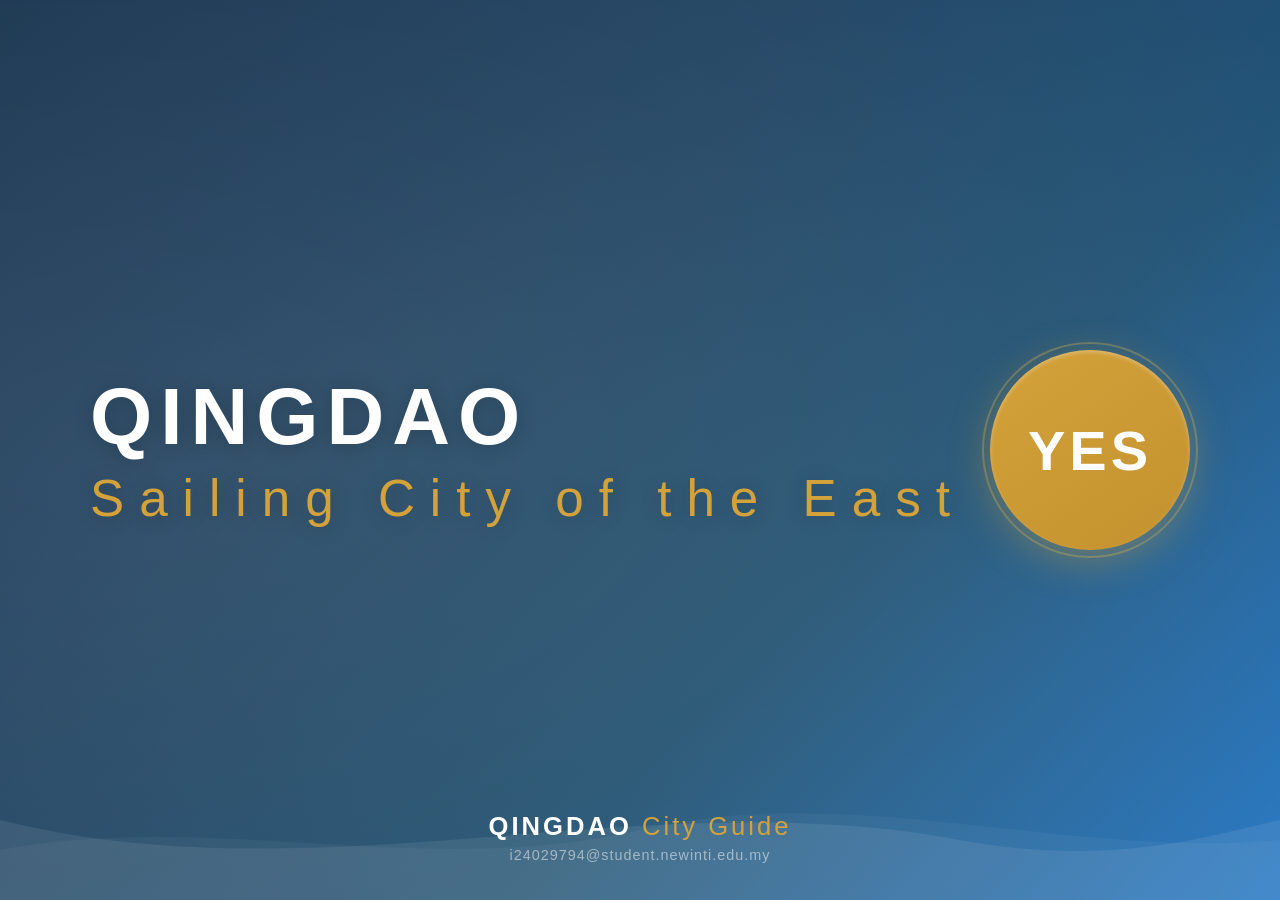
<file: index.html>
<!DOCTYPE html>
<html lang="en">
<head>
<!-- Google tag (gtag.js) -->
<script async src="https://www.googletagmanager.com/gtag/js?id=G-0GVK5HE4HD"></script>
<script>
  window.dataLayer = window.dataLayer || [];
  function gtag(){dataLayer.push(arguments);}
  gtag('js', new Date());

  gtag('config', 'G-0GVK5HE4HD');
</script>
    <meta charset="UTF-8">
    <meta http-equiv="X-UA-Compatible" content="IE=edge">
    <meta name="viewport" content="width=device-width, initial-scale=1.0">
    <title>Qingdao - Welcome</title>
    <link rel="stylesheet" href="./css/style.css">
</head>
<body>
    <div class="welcome-page">
        <div class="welcome-content">
            <div class="welcome-titles">
                <h1>QINGDAO<span>Sailing City of the East</span></h1>
            </div>
            <a href="./home.html" class="welcome-btn">YES</a>
        </div>
        <div class="welcome-waves">
            <svg viewBox="0 0 1440 120" preserveAspectRatio="none">
                <path fill="rgba(255,255,255,0.08)" d="M0,40 C360,120 720,0 1080,60 C1260,90 1380,50 1440,40 L1440,120 L0,120 Z"></path>
                <path fill="rgba(255,255,255,0.04)" d="M0,70 C240,30 480,100 720,50 C960,0 1200,80 1440,60 L1440,120 L0,120 Z"></path>
            </svg>
        </div>
        <div class="welcome-footer">
            <div class="footer-brand"><h3>QINGDAO <em>City Guide</em></h3></div>
            <div class="footer-contact">i24029794@student.newinti.edu.my</div>
        </div>
    </div>
</body>
</html>
</file>
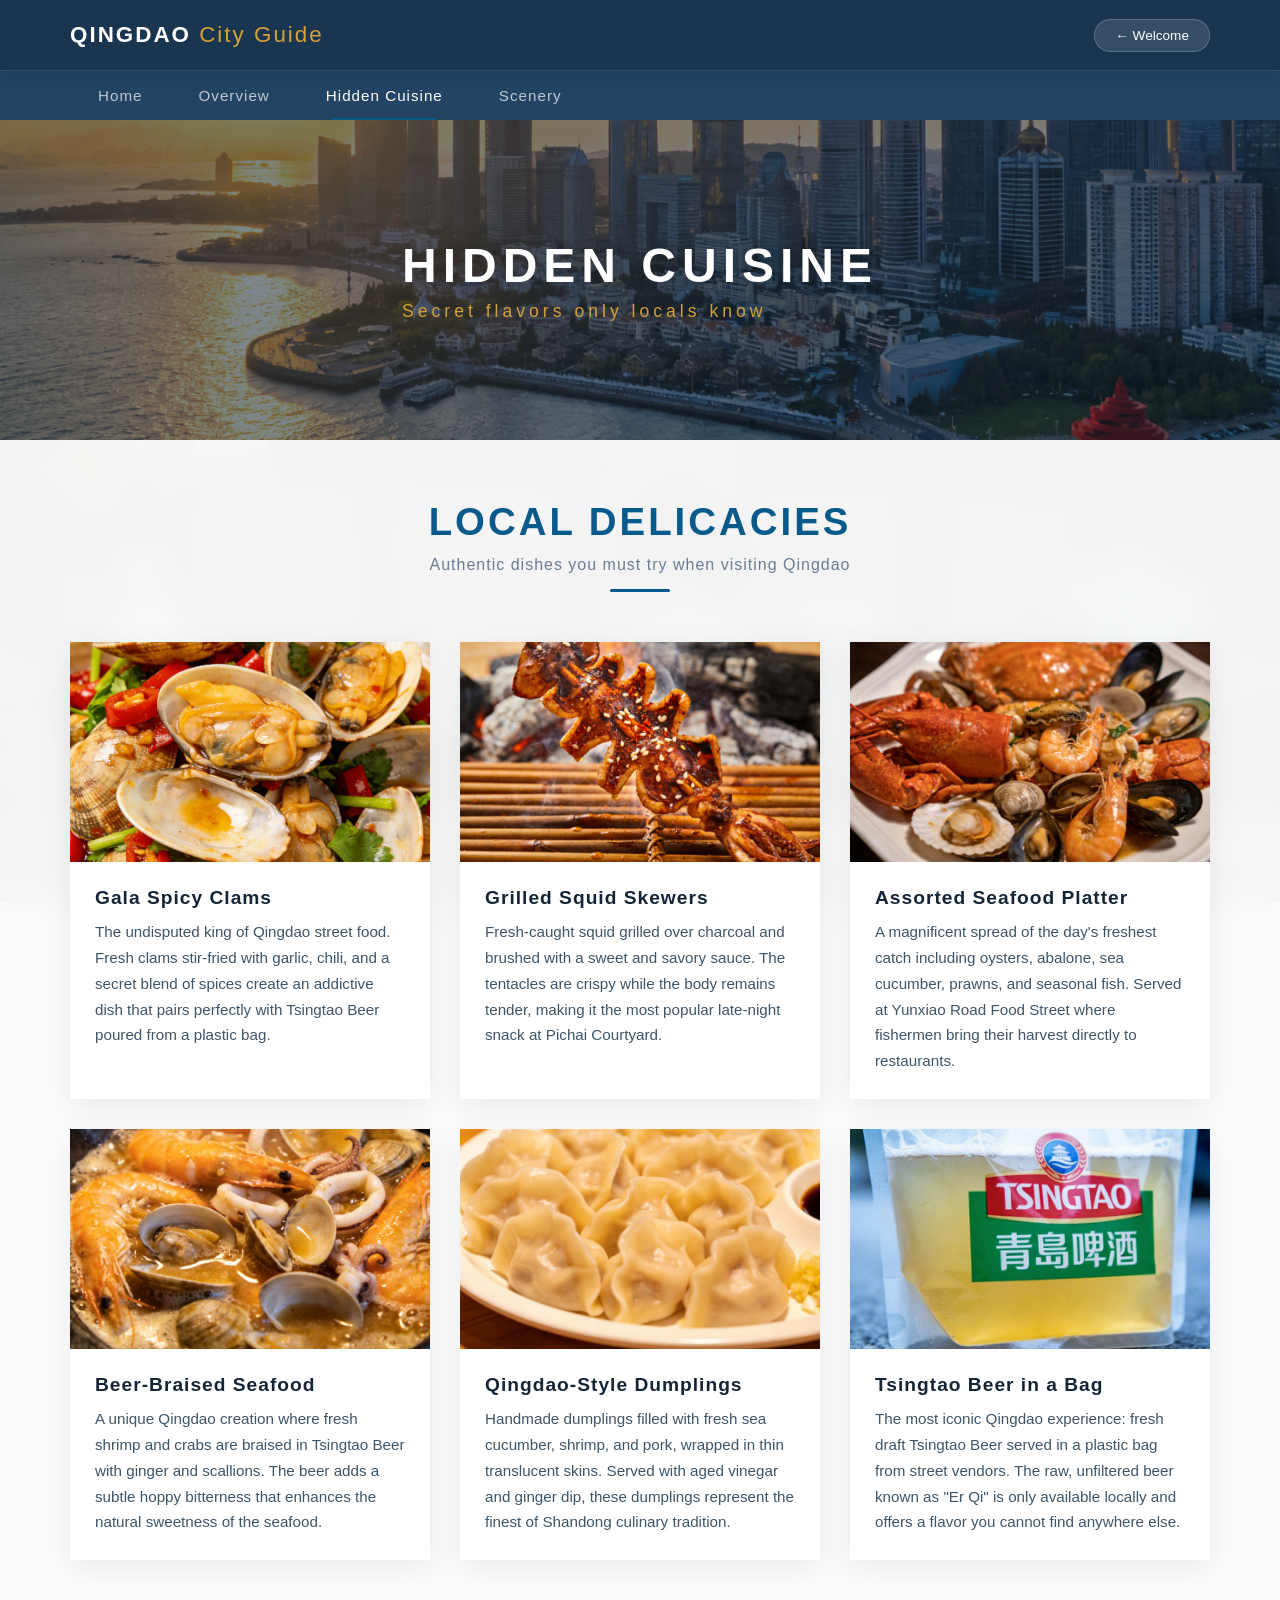
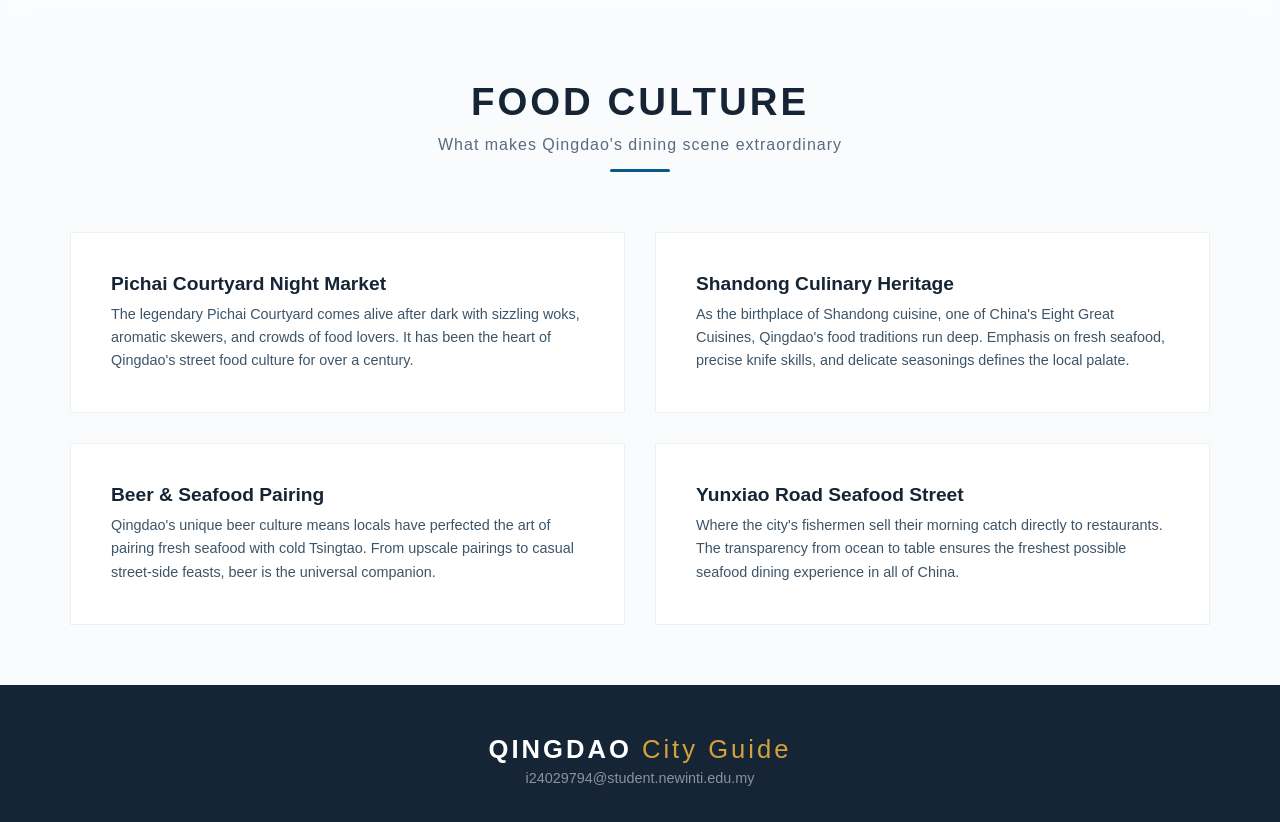
<file: food.html>
<!DOCTYPE html>
<html lang="en">
<head>
    <meta charset="UTF-8">
    <meta http-equiv="X-UA-Compatible" content="IE=edge">
    <meta name="viewport" content="width=device-width, initial-scale=1.0">
    <title>Qingdao - Hidden Cuisine</title>
    <link rel="stylesheet" href="./css/style.css">
</head>
<body>
    <header class="site-header">
        <div class="header-inner">
            <div class="logo-area">
                <h2>QINGDAO <em>City Guide</em></h2>
            </div>
            <a href="./index.html" class="back-home-btn">&#8592; Welcome</a>
        </div>
    </header>
    <nav class="site-nav">
        <div class="nav-inner">
            <a href="./home.html">Home</a>
            <a href="./overview.html">Overview</a>
            <a href="./food.html" class="active">Hidden Cuisine</a>
            <a href="./scenery.html">Scenery</a>
        </div>
    </nav>

    <div class="page-hero">
        <h1>HIDDEN CUISINE<em>Secret flavors only locals know</em></h1>
    </div>

    <section class="section-light">
        <div class="section">
            <div class="section-title section-title-light">
                <h2>Local Delicacies</h2>
                <p>Authentic dishes you must try when visiting Qingdao</p>
                <div class="title-line"></div>
            </div>
            <div class="food-grid">
                <div class="food-card">
                    <div class="food-card-img">
                        <img src="./images/r1.png" alt="Spicy Clams">
                    </div>
                    <div class="food-card-body">
                        <h3>Gala Spicy Clams</h3>
                        <p>The undisputed king of Qingdao street food. Fresh clams stir-fried with garlic, chili, and a secret blend of spices create an addictive dish that pairs perfectly with Tsingtao Beer poured from a plastic bag.</p>
                    </div>
                </div>
                <div class="food-card">
                    <div class="food-card-img">
                        <img src="./images/r2.png" alt="Squid Skewers">
                    </div>
                    <div class="food-card-body">
                        <h3>Grilled Squid Skewers</h3>
                        <p>Fresh-caught squid grilled over charcoal and brushed with a sweet and savory sauce. The tentacles are crispy while the body remains tender, making it the most popular late-night snack at Pichai Courtyard.</p>
                    </div>
                </div>
                <div class="food-card">
                    <div class="food-card-img">
                        <img src="./images/r3.png" alt="Seafood Platter">
                    </div>
                    <div class="food-card-body">
                        <h3>Assorted Seafood Platter</h3>
                        <p>A magnificent spread of the day's freshest catch including oysters, abalone, sea cucumber, prawns, and seasonal fish. Served at Yunxiao Road Food Street where fishermen bring their harvest directly to restaurants.</p>
                    </div>
                </div>
                <div class="food-card">
                    <div class="food-card-img">
                        <img src="./images/r4.png" alt="Roasted Squid">
                    </div>
                    <div class="food-card-body">
                        <h3>Beer-Braised Seafood</h3>
                        <p>A unique Qingdao creation where fresh shrimp and crabs are braised in Tsingtao Beer with ginger and scallions. The beer adds a subtle hoppy bitterness that enhances the natural sweetness of the seafood.</p>
                    </div>
                </div>
                <div class="food-card">
                    <div class="food-card-img">
                        <img src="./images/xia.png" alt="Jiaozi">
                    </div>
                    <div class="food-card-body">
                        <h3>Qingdao-Style Dumplings</h3>
                        <p>Handmade dumplings filled with fresh sea cucumber, shrimp, and pork, wrapped in thin translucent skins. Served with aged vinegar and ginger dip, these dumplings represent the finest of Shandong culinary tradition.</p>
                    </div>
                </div>
                <div class="food-card">
                    <div class="food-card-img">
                        <img src="./images/xuehau.png" alt="Tsingtao Beer">
                    </div>
                    <div class="food-card-body">
                        <h3>Tsingtao Beer in a Bag</h3>
                        <p>The most iconic Qingdao experience: fresh draft Tsingtao Beer served in a plastic bag from street vendors. The raw, unfiltered beer known as "Er Qi" is only available locally and offers a flavor you cannot find anywhere else.</p>
                    </div>
                </div>
            </div>
        </div>
    </section>

    <section class="section-dark">
        <div class="section">
            <div class="section-title">
                <h2>Food Culture</h2>
                <p>What makes Qingdao's dining scene extraordinary</p>
                <div class="title-line"></div>
            </div>
            <div class="food-feature">
                <div class="food-feature-card">
                    <div class="ff-text">
                        <h3>Pichai Courtyard Night Market</h3>
                        <p>The legendary Pichai Courtyard comes alive after dark with sizzling woks, aromatic skewers, and crowds of food lovers. It has been the heart of Qingdao's street food culture for over a century.</p>
                    </div>
                </div>
                <div class="food-feature-card">
                    <div class="ff-text">
                        <h3>Shandong Culinary Heritage</h3>
                        <p>As the birthplace of Shandong cuisine, one of China's Eight Great Cuisines, Qingdao's food traditions run deep. Emphasis on fresh seafood, precise knife skills, and delicate seasonings defines the local palate.</p>
                    </div>
                </div>
                <div class="food-feature-card">
                    <div class="ff-text">
                        <h3>Beer & Seafood Pairing</h3>
                        <p>Qingdao's unique beer culture means locals have perfected the art of pairing fresh seafood with cold Tsingtao. From upscale pairings to casual street-side feasts, beer is the universal companion.</p>
                    </div>
                </div>
                <div class="food-feature-card">
                    <div class="ff-text">
                        <h3>Yunxiao Road Seafood Street</h3>
                        <p>Where the city's fishermen sell their morning catch directly to restaurants. The transparency from ocean to table ensures the freshest possible seafood dining experience in all of China.</p>
                    </div>
                </div>
            </div>
        </div>
    </section>

    <footer class="site-footer">
        <div class="footer-brand">
            <h3>QINGDAO <em>City Guide</em></h3>
        </div>
        <div class="footer-contact">
            i24029794@student.newinti.edu.my
        </div>
    </footer>
</body>
</html>
</file>
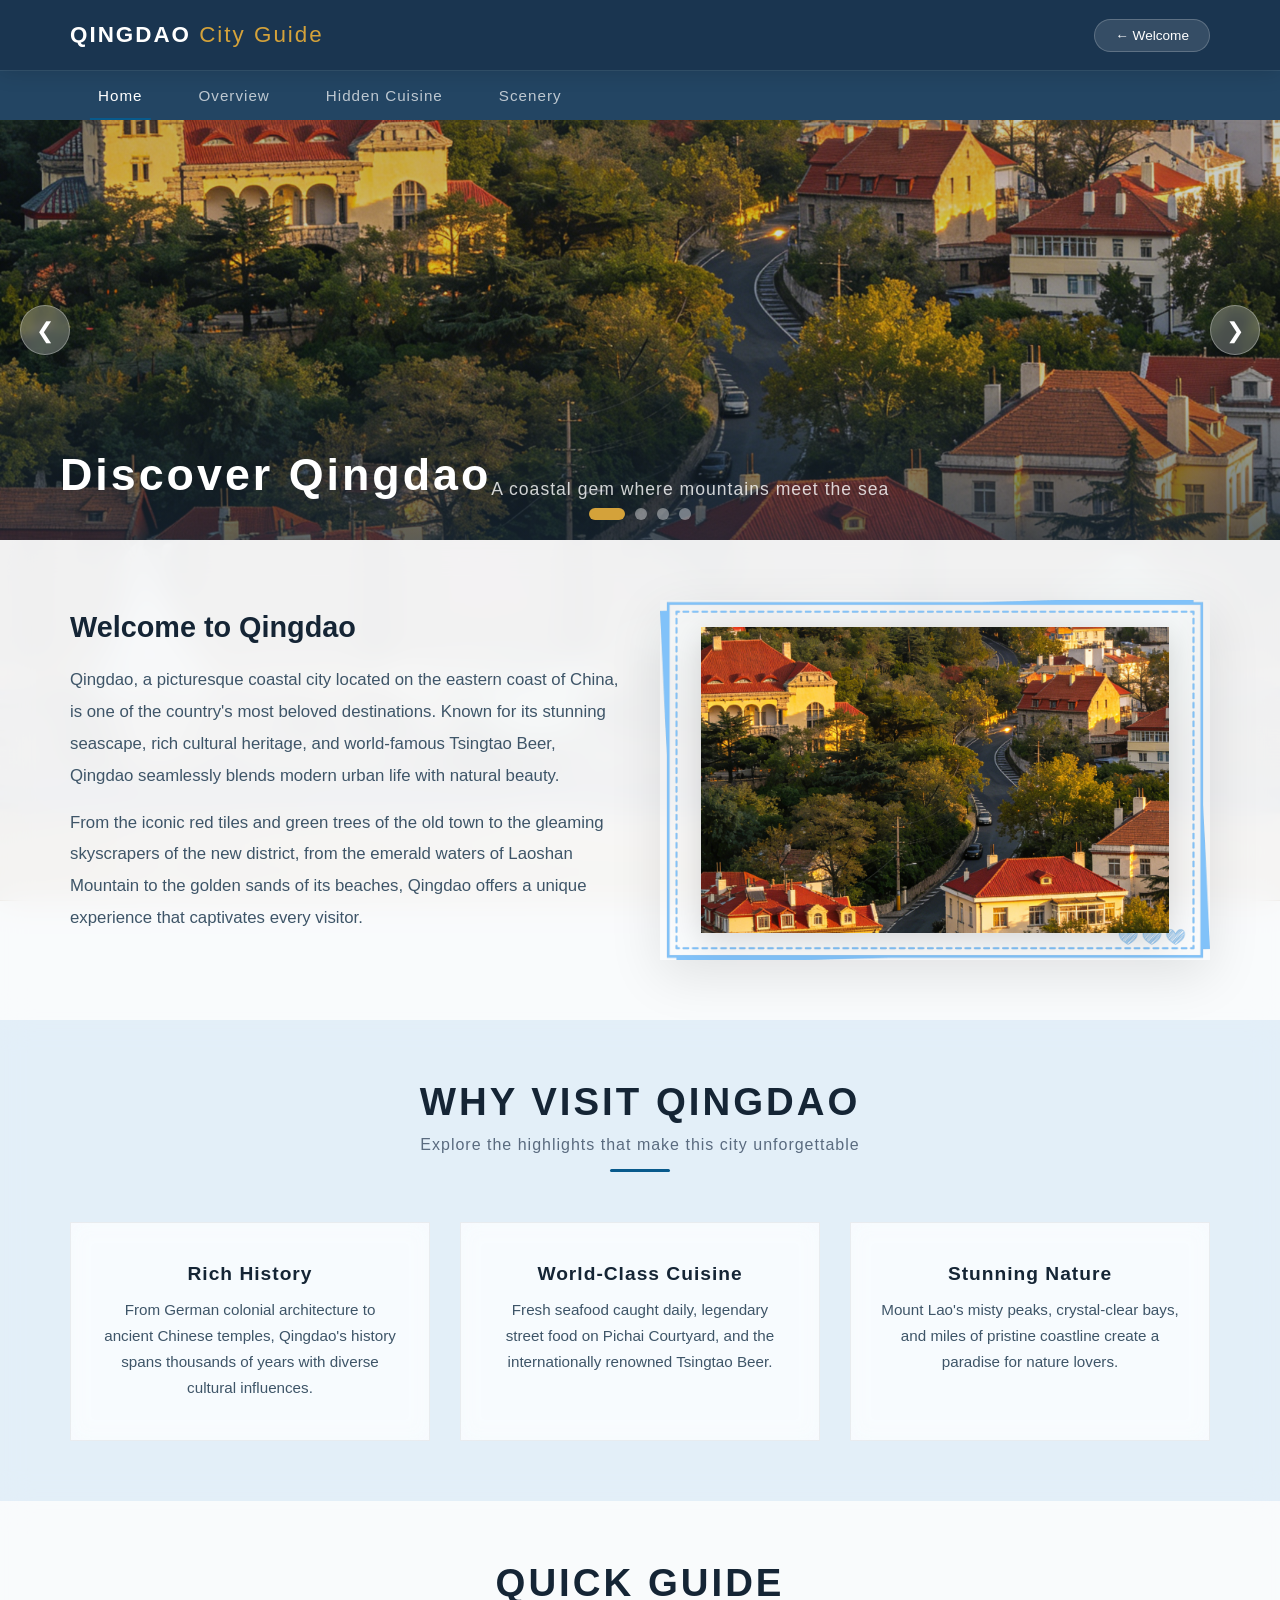
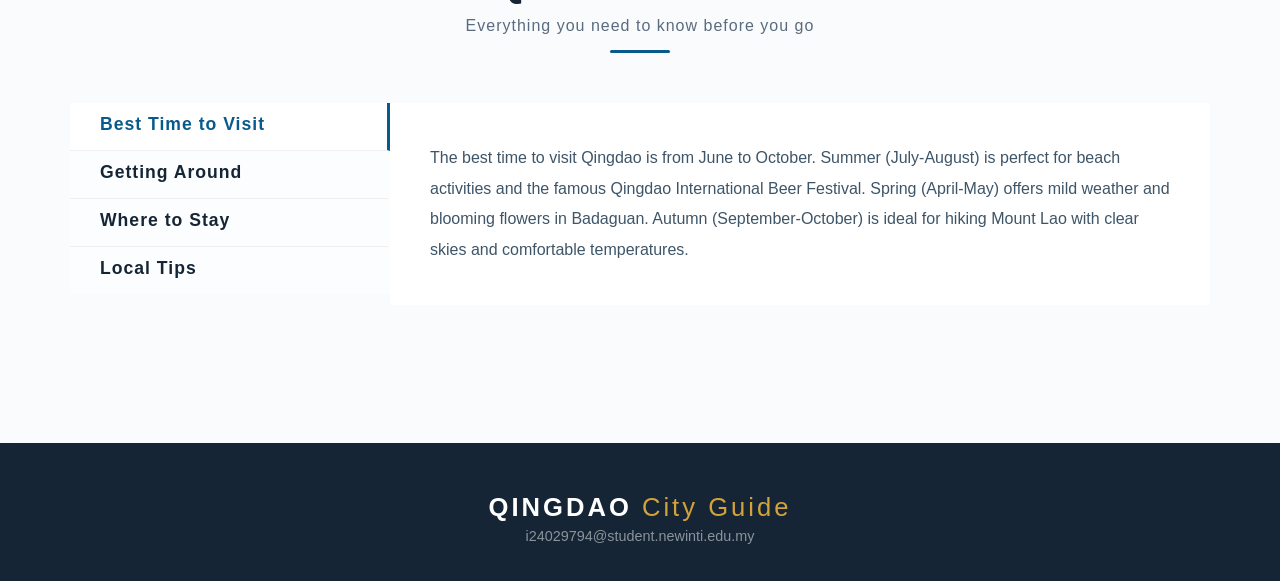
<file: home.html>
<!DOCTYPE html>
<html lang="en">
<head>
    <meta charset="UTF-8">
    <meta http-equiv="X-UA-Compatible" content="IE=edge">
    <meta name="viewport" content="width=device-width, initial-scale=1.0">
    <title>Qingdao - Home</title>
    <link rel="stylesheet" href="./css/style.css">
</head>
<body>
    <header class="site-header">
        <div class="header-inner">
            <div class="logo-area">
                <h2>QINGDAO <em>City Guide</em></h2>
            </div>
            <a href="./index.html" class="back-home-btn">&#8592; Welcome</a>
        </div>
    </header>
    <nav class="site-nav">
        <div class="nav-inner">
            <a href="./home.html" class="active">Home</a>
            <a href="./overview.html">Overview</a>
            <a href="./food.html">Hidden Cuisine</a>
            <a href="./scenery.html">Scenery</a>
        </div>
    </nav>

    <section class="hero-section">
        <div class="hero-carousel">
            <div class="hero-slide">
                <img src="./images/2.png" alt="Qingdao Skyline">
                <div class="slide-overlay">
                    <h2>Discover Qingdao</h2>
                    <p>A coastal gem where mountains meet the sea</p>
                </div>
            </div>
            <div class="hero-slide">
                <img src="./images/3.png" alt="Zhanqiao Pier">
                <div class="slide-overlay">
                    <h2>Iconic Zhanqiao Pier</h2>
                    <p>The symbol of Qingdao since 1892</p>
                </div>
            </div>
            <div class="hero-slide">
                <img src="./images/1.png" alt="Badaguan Scenic Area">
                <div class="slide-overlay">
                    <h2>Badaguan Architecture</h2>
                    <p>A living museum of global architectural styles</p>
                </div>
            </div>
            <div class="hero-slide">
                <img src="./images/banner.png" alt="Qingdao Coastline">
                <div class="slide-overlay">
                    <h2>Golden Beach Coastline</h2>
                    <p>Miles of golden sand along the Yellow Sea</p>
                </div>
            </div>
        </div>
        <div class="carousel-controls">
            <div class="carousel-btn carousel-prev">&#10094;</div>
            <div class="carousel-btn carousel-next">&#10095;</div>
        </div>
        <div class="carousel-dots"></div>
    </section>

    <section class="section-dark">
        <div class="section">
            <div class="home-intro">
                <div class="home-intro-text">
                    <h3>Welcome to Qingdao</h3>
                    <p>Qingdao, a picturesque coastal city located on the eastern coast of China, is one of the country's most beloved destinations. Known for its stunning seascape, rich cultural heritage, and world-famous Tsingtao Beer, Qingdao seamlessly blends modern urban life with natural beauty.</p>
                    <p>From the iconic red tiles and green trees of the old town to the gleaming skyscrapers of the new district, from the emerald waters of Laoshan Mountain to the golden sands of its beaches, Qingdao offers a unique experience that captivates every visitor.</p>
                </div>
                <div class="home-intro-img">
                    <img src="./images/2.png" alt="Qingdao City View">
                </div>
            </div>
        </div>
    </section>

    <section class="section-blue">
        <div class="section">
            <div class="section-title">
                <h2>Why Visit Qingdao</h2>
                <p>Explore the highlights that make this city unforgettable</p>
                <div class="title-line"></div>
            </div>
            <div class="highlights-grid">
                <div class="highlight-card">
                    <h3>Rich History</h3>
                    <p>From German colonial architecture to ancient Chinese temples, Qingdao's history spans thousands of years with diverse cultural influences.</p>
                </div>
                <div class="highlight-card">
                    <h3>World-Class Cuisine</h3>
                    <p>Fresh seafood caught daily, legendary street food on Pichai Courtyard, and the internationally renowned Tsingtao Beer.</p>
                </div>
                <div class="highlight-card">
                    <h3>Stunning Nature</h3>
                    <p>Mount Lao's misty peaks, crystal-clear bays, and miles of pristine coastline create a paradise for nature lovers.</p>
                </div>
            </div>
        </div>
    </section>

    <section class="section-dark">
        <div class="section">
            <div class="section-title">
                <h2>Quick Guide</h2>
                <p>Everything you need to know before you go</p>
                <div class="title-line"></div>
            </div>
            <div class="accordion">
                <div class="accordion-tabs">
                    <div class="accordion-tab active" onclick="switchTab(0, this)">
                        <h3>Best Time to Visit</h3>
                    </div>
                    <div class="accordion-tab" onclick="switchTab(1, this)">
                        <h3>Getting Around</h3>
                    </div>
                    <div class="accordion-tab" onclick="switchTab(2, this)">
                        <h3>Where to Stay</h3>
                    </div>
                    <div class="accordion-tab" onclick="switchTab(3, this)">
                        <h3>Local Tips</h3>
                    </div>
                </div>
                <div class="accordion-panels">
                    <div class="accordion-panel active">
                        <p>The best time to visit Qingdao is from June to October. Summer (July-August) is perfect for beach activities and the famous Qingdao International Beer Festival. Spring (April-May) offers mild weather and blooming flowers in Badaguan. Autumn (September-October) is ideal for hiking Mount Lao with clear skies and comfortable temperatures.</p>
                    </div>
                    <div class="accordion-panel">
                        <p>Qingdao has an extensive metro system with 6 lines covering major attractions. Taxis are affordable and readily available. Ride-hailing apps like Didi are widely used. For exploring the old town, walking is the best option. Buses cover areas not reached by the metro. Car rental is available for trips to Mount Lao and surrounding areas.</p>
                    </div>
                    <div class="accordion-panel">
                        <p>For first-time visitors, stay near the old town (Shinan District) to be close to Zhanqiao Pier, Catholic Church, and Badaguan. The Shinan area offers a mix of boutique hotels and international chains. For a modern experience, the May Fourth Square area has luxury hotels with ocean views. Budget travelers can find excellent hostels near the university district.</p>
                    </div>
                    <div class="accordion-panel">
                        <p>Try draft Tsingtao Beer from a plastic bag — it's a local tradition! Visit Pichai Courtyard after 7 PM for the best street food experience. Bring comfortable walking shoes for exploring the old town's hilly streets. Learn a few basic Mandarin phrases as English is not widely spoken. Download offline maps before arriving as some areas have limited signal.</p>
                    </div>
                </div>
            </div>
        </div>
    </section>

    <footer class="site-footer">
        <div class="footer-brand">
            <h3>QINGDAO <em>City Guide</em></h3>
        </div>
        <div class="footer-contact">
            i24029794@student.newinti.edu.my
        </div>
    </footer>

    <script src="./js/main.js"></script>
</body>
</html>
</file>
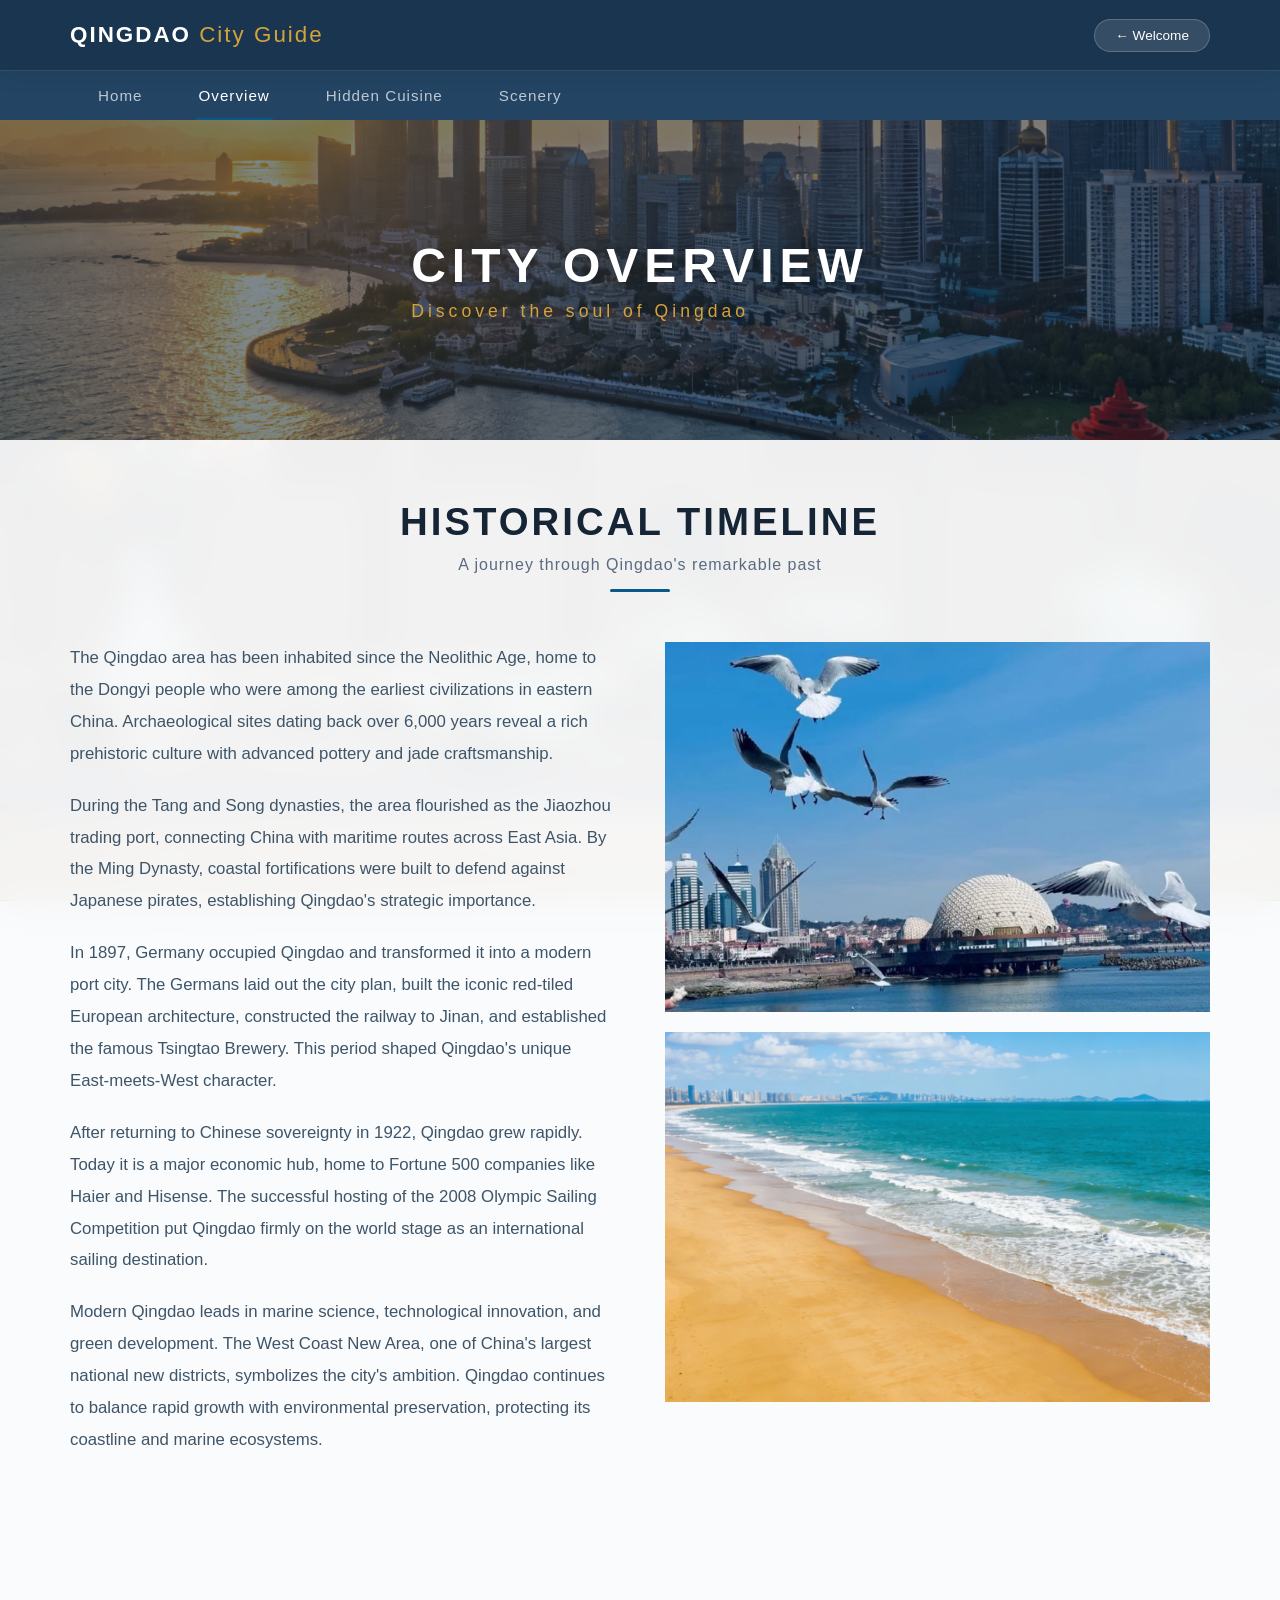
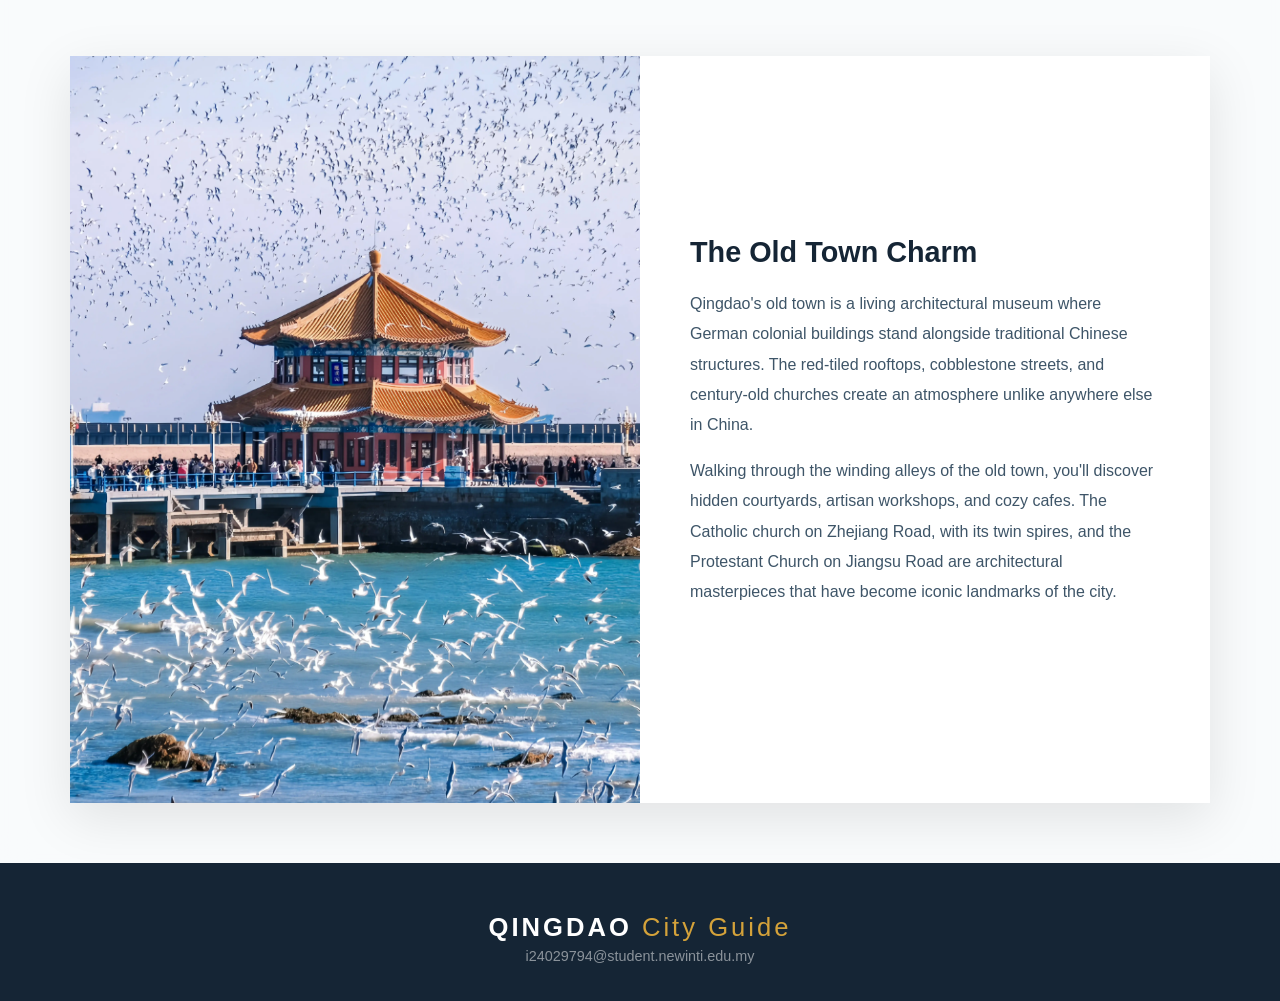
<file: overview.html>
<!DOCTYPE html>
<html lang="en">
<head>
    <meta charset="UTF-8">
    <meta http-equiv="X-UA-Compatible" content="IE=edge">
    <meta name="viewport" content="width=device-width, initial-scale=1.0">
    <title>Qingdao - Overview</title>
    <link rel="stylesheet" href="./css/style.css">
</head>
<body>
    <header class="site-header">
        <div class="header-inner">
            <div class="logo-area">
                <h2>QINGDAO <em>City Guide</em></h2>
            </div>
            <a href="./index.html" class="back-home-btn">&#8592; Welcome</a>
        </div>
    </header>
    <nav class="site-nav">
        <div class="nav-inner">
            <a href="./home.html">Home</a>
            <a href="./overview.html" class="active">Overview</a>
            <a href="./food.html">Hidden Cuisine</a>
            <a href="./scenery.html">Scenery</a>
        </div>
    </nav>

    <div class="page-hero">
        <h1>CITY OVERVIEW<em>Discover the soul of Qingdao</em></h1>
    </div>

    <section class="section-dark">
        <div class="section">
            <div class="section-title">
                <h2>Historical Timeline</h2>
                <p>A journey through Qingdao's remarkable past</p>
                <div class="title-line"></div>
            </div>
            <div class="overview-history">
                <div class="history-text">
                    <p>The Qingdao area has been inhabited since the Neolithic Age, home to the Dongyi people who were among the earliest civilizations in eastern China. Archaeological sites dating back over 6,000 years reveal a rich prehistoric culture with advanced pottery and jade craftsmanship.</p>
                    <p>During the Tang and Song dynasties, the area flourished as the Jiaozhou trading port, connecting China with maritime routes across East Asia. By the Ming Dynasty, coastal fortifications were built to defend against Japanese pirates, establishing Qingdao's strategic importance.</p>
                    <p>In 1897, Germany occupied Qingdao and transformed it into a modern port city. The Germans laid out the city plan, built the iconic red-tiled European architecture, constructed the railway to Jinan, and established the famous Tsingtao Brewery. This period shaped Qingdao's unique East-meets-West character.</p>
                    <p>After returning to Chinese sovereignty in 1922, Qingdao grew rapidly. Today it is a major economic hub, home to Fortune 500 companies like Haier and Hisense. The successful hosting of the 2008 Olympic Sailing Competition put Qingdao firmly on the world stage as an international sailing destination.</p>
                    <p>Modern Qingdao leads in marine science, technological innovation, and green development. The West Coast New Area, one of China's largest national new districts, symbolizes the city's ambition. Qingdao continues to balance rapid growth with environmental preservation, protecting its coastline and marine ecosystems.</p>
                </div>
                <div class="history-images">
                    <img src="./images/chun.png" alt="Qingdao History">
                    <img src="./images/3.png" alt="Qingdao Heritage">
                </div>
            </div>
        </div>
    </section>

    <section class="section-dark">
        <div class="section">
            <div class="overview-split">
                <div class="split-img">
                    <img src="./images/zhixiang.png" alt="Qingdao Old Town">
                </div>
                <div class="split-text">
                    <h3>The Old Town Charm</h3>
                    <p>Qingdao's old town is a living architectural museum where German colonial buildings stand alongside traditional Chinese structures. The red-tiled rooftops, cobblestone streets, and century-old churches create an atmosphere unlike anywhere else in China.</p>
                    <p>Walking through the winding alleys of the old town, you'll discover hidden courtyards, artisan workshops, and cozy cafes. The Catholic church on Zhejiang Road, with its twin spires, and the Protestant Church on Jiangsu Road are architectural masterpieces that have become iconic landmarks of the city.</p>
                </div>
            </div>
        </div>
    </section>

    <footer class="site-footer">
        <div class="footer-brand">
            <h3>QINGDAO <em>City Guide</em></h3>
        </div>
        <div class="footer-contact">
            i24029794@student.newinti.edu.my
        </div>
    </footer>
</body>
</html>
</file>
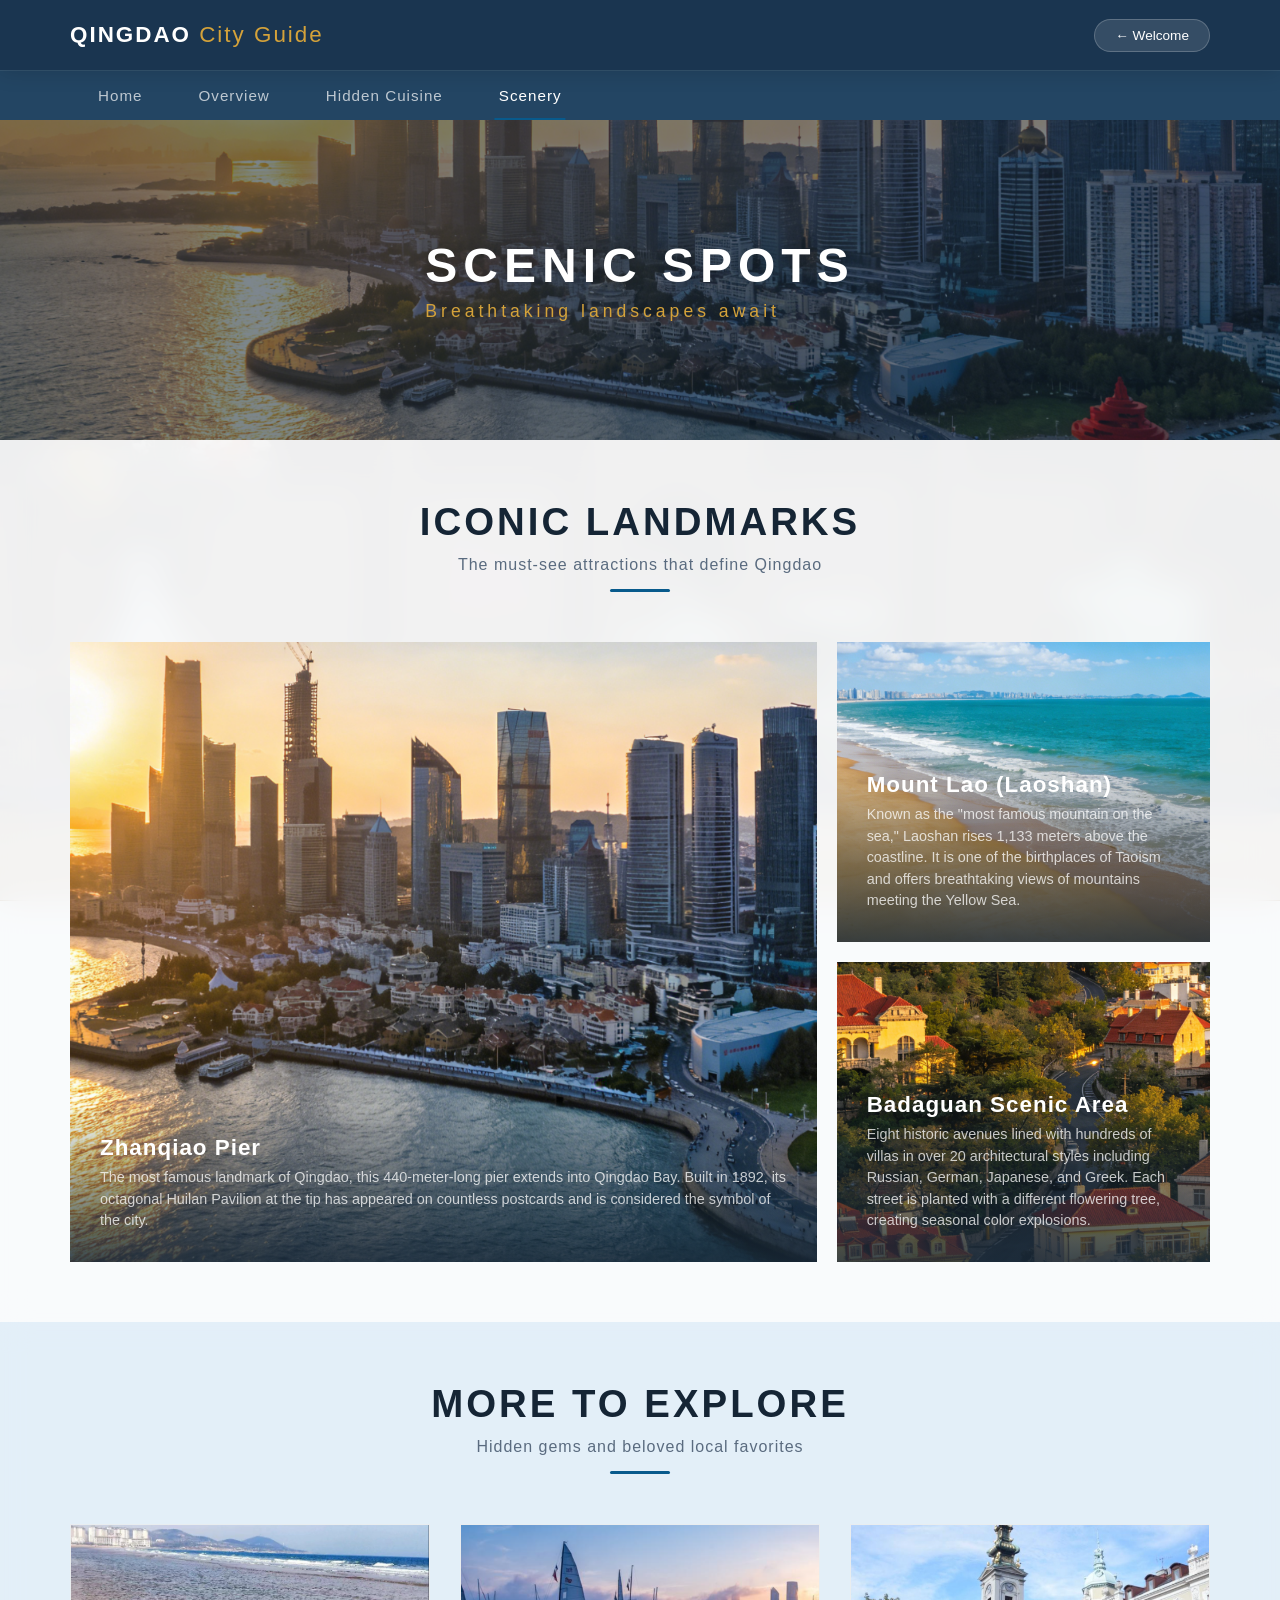
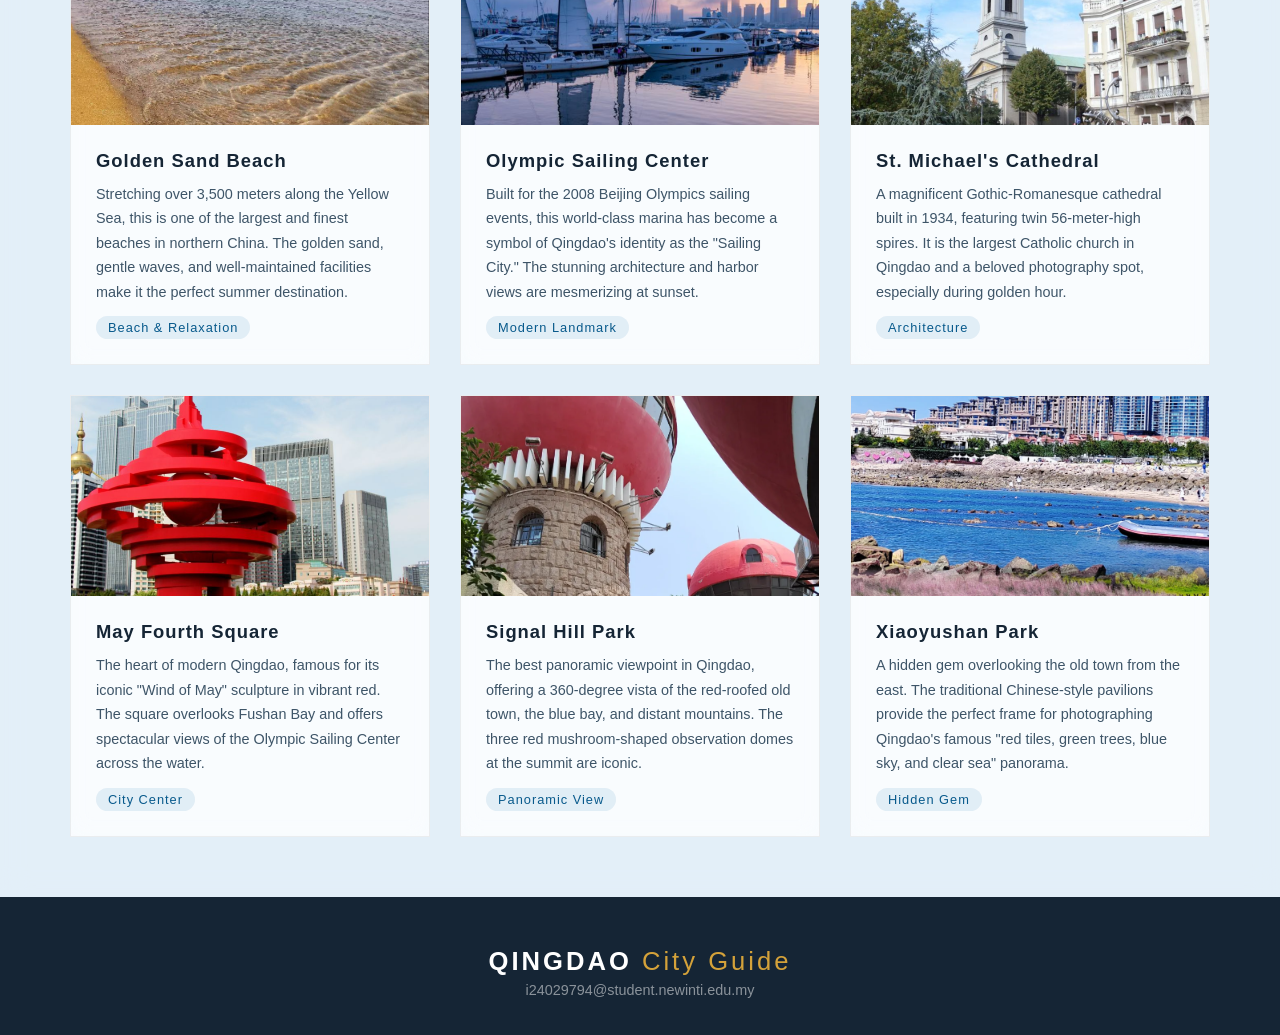
<file: scenery.html>
<!DOCTYPE html>
<html lang="en">
<head>
    <meta charset="UTF-8">
    <meta http-equiv="X-UA-Compatible" content="IE=edge">
    <meta name="viewport" content="width=device-width, initial-scale=1.0">
    <title>Qingdao - Scenic Spots</title>
    <link rel="stylesheet" href="./css/style.css">
</head>
<body>
    <header class="site-header">
        <div class="header-inner">
            <div class="logo-area">
                <h2>QINGDAO <em>City Guide</em></h2>
            </div>
            <a href="./index.html" class="back-home-btn">&#8592; Welcome</a>
        </div>
    </header>
    <nav class="site-nav">
        <div class="nav-inner">
            <a href="./home.html">Home</a>
            <a href="./overview.html">Overview</a>
            <a href="./food.html">Hidden Cuisine</a>
            <a href="./scenery.html" class="active">Scenery</a>
        </div>
    </nav>

    <div class="page-hero">
        <h1>SCENIC SPOTS<em>Breathtaking landscapes await</em></h1>
    </div>

    <section class="section-dark">
        <div class="section">
            <div class="section-title">
                <h2>Iconic Landmarks</h2>
                <p>The must-see attractions that define Qingdao</p>
                <div class="title-line"></div>
            </div>
            <div class="scenery-gallery">
                <div class="scenery-item">
                    <img src="./images/banner.png" alt="Zhanqiao Pier">
                    <div class="scenery-info">
                        <h3>Zhanqiao Pier</h3>
                        <p>The most famous landmark of Qingdao, this 440-meter-long pier extends into Qingdao Bay. Built in 1892, its octagonal Huilan Pavilion at the tip has appeared on countless postcards and is considered the symbol of the city.</p>
                    </div>
                </div>
                <div class="scenery-item">
                    <img src="./images/3.png" alt="Mount Lao">
                    <div class="scenery-info">
                        <h3>Mount Lao (Laoshan)</h3>
                        <p>Known as the "most famous mountain on the sea," Laoshan rises 1,133 meters above the coastline. It is one of the birthplaces of Taoism and offers breathtaking views of mountains meeting the Yellow Sea.</p>
                    </div>
                </div>
                <div class="scenery-item">
                    <img src="./images/2.png" alt="Badaguan">
                    <div class="scenery-info">
                        <h3>Badaguan Scenic Area</h3>
                        <p>Eight historic avenues lined with hundreds of villas in over 20 architectural styles including Russian, German, Japanese, and Greek. Each street is planted with a different flowering tree, creating seasonal color explosions.</p>
                    </div>
                </div>
            </div>
        </div>
    </section>

    <section class="section-blue">
        <div class="section">
            <div class="section-title">
                <h2>More to Explore</h2>
                <p>Hidden gems and beloved local favorites</p>
                <div class="title-line"></div>
            </div>
            <div class="scenery-list">
                <div class="scenery-card">
                    <div class="scenery-card-img">
                        <img src="./images/s1.png" alt="Golden Sand Beach">
                    </div>
                    <div class="scenery-card-body">
                        <h3>Golden Sand Beach</h3>
                        <p>Stretching over 3,500 meters along the Yellow Sea, this is one of the largest and finest beaches in northern China. The golden sand, gentle waves, and well-maintained facilities make it the perfect summer destination.</p>
                        <span class="scenic-tag">Beach &amp; Relaxation</span>
                    </div>
                </div>
                <div class="scenery-card">
                    <div class="scenery-card-img">
                        <img src="./images/s2.png" alt="Olympic Sailing Center">
                    </div>
                    <div class="scenery-card-body">
                        <h3>Olympic Sailing Center</h3>
                        <p>Built for the 2008 Beijing Olympics sailing events, this world-class marina has become a symbol of Qingdao's identity as the "Sailing City." The stunning architecture and harbor views are mesmerizing at sunset.</p>
                        <span class="scenic-tag">Modern Landmark</span>
                    </div>
                </div>
                <div class="scenery-card">
                    <div class="scenery-card-img">
                        <img src="./images/s3.png" alt="Catholic Church">
                    </div>
                    <div class="scenery-card-body">
                        <h3>St. Michael's Cathedral</h3>
                        <p>A magnificent Gothic-Romanesque cathedral built in 1934, featuring twin 56-meter-high spires. It is the largest Catholic church in Qingdao and a beloved photography spot, especially during golden hour.</p>
                        <span class="scenic-tag">Architecture</span>
                    </div>
                </div>
                <div class="scenery-card">
                    <div class="scenery-card-img">
                        <img src="./images/s4.png" alt="May Fourth Square">
                    </div>
                    <div class="scenery-card-body">
                        <h3>May Fourth Square</h3>
                        <p>The heart of modern Qingdao, famous for its iconic "Wind of May" sculpture in vibrant red. The square overlooks Fushan Bay and offers spectacular views of the Olympic Sailing Center across the water.</p>
                        <span class="scenic-tag">City Center</span>
                    </div>
                </div>
                <div class="scenery-card">
                    <div class="scenery-card-img">
                        <img src="./images/s5.png" alt="Signal Hill Park">
                    </div>
                    <div class="scenery-card-body">
                        <h3>Signal Hill Park</h3>
                        <p>The best panoramic viewpoint in Qingdao, offering a 360-degree vista of the red-roofed old town, the blue bay, and distant mountains. The three red mushroom-shaped observation domes at the summit are iconic.</p>
                        <span class="scenic-tag">Panoramic View</span>
                    </div>
                </div>
                <div class="scenery-card">
                    <div class="scenery-card-img">
                        <img src="./images/s6.png" alt="Xiaoyushan Park">
                    </div>
                    <div class="scenery-card-body">
                        <h3>Xiaoyushan Park</h3>
                        <p>A hidden gem overlooking the old town from the east. The traditional Chinese-style pavilions provide the perfect frame for photographing Qingdao's famous "red tiles, green trees, blue sky, and clear sea" panorama.</p>
                        <span class="scenic-tag">Hidden Gem</span>
                    </div>
                </div>
            </div>
        </div>
    </section>

    <footer class="site-footer">
        <div class="footer-brand">
            <h3>QINGDAO <em>City Guide</em></h3>
        </div>
        <div class="footer-contact">
            i24029794@student.newinti.edu.my
        </div>
    </footer>
</body>
</html>
</file>
<file: css/style.css>
* {
    margin: 0;
    padding: 0;
    list-style: none;
    text-decoration: none;
    box-sizing: border-box;
}

:root {
    --primary: #085a8c;
    --primary-light: #1976d2;
    --accent: #d4a23a;
    --dark: #152535;
    --light: #ffffff;
    --white: #ffffff;
    --gray: #5a6b7f;
    --text: #243444;
    --text-light: #3e5568;
    --glass: rgba(255,255,255,0.85);
    --glass-border: rgba(0,0,0,0.06);
}

html {
    scroll-behavior: smooth;
}

body {
    font-family: 'Segoe UI', 'Helvetica Neue', Arial, sans-serif;
    color: var(--text);
    background: #d6e0ea;
    overflow-x: hidden;
    background-image: url('../images/bg.jpg');
    background-size: cover;
    background-attachment: fixed;
    background-position: center;
    background-repeat: no-repeat;
}

body::before {
    content: '';
    position: fixed;
    inset: 0;
    background: rgba(214,224,234,0.65);
    z-index: 0;
}

body > * {
    position: relative;
    z-index: 1;
}

.welcome-page {
    min-height: 100vh;
    background: linear-gradient(135deg, #1a3550 0%, #234563 35%, #1e5278 65%, #1976d2 100%);
    display: flex;
    flex-direction: column;
    align-items: center;
    justify-content: center;
    position: relative;
    overflow: hidden;
    z-index: 1;
}

.welcome-page::before {
    content: '';
    position: absolute;
    top: -50%;
    left: -50%;
    width: 200%;
    height: 200%;
    background: radial-gradient(ellipse at 30% 50%, rgba(255,255,255,0.08) 0%, transparent 60%),
                radial-gradient(ellipse at 70% 80%, rgba(212,162,58,0.1) 0%, transparent 50%);
    animation: welcomeShift 15s ease-in-out infinite alternate;
}

@keyframes welcomeShift {
    0% { transform: translate(0, 0) rotate(0deg); }
    100% { transform: translate(30px, -20px) rotate(3deg); }
}

.welcome-content {
    display: flex;
    align-items: center;
    justify-content: space-between;
    width: 90%;
    max-width: 1100px;
    position: relative;
    z-index: 2;
}

.welcome-titles {
    display: flex;
    flex-direction: column;
    gap: 10px;
}

.welcome-titles h1 {
    font-size: 5rem;
    font-weight: 800;
    color: #ffffff;
    letter-spacing: 8px;
    line-height: 1.1;
    text-shadow: 0 2px 20px rgba(0,0,0,0.2);
}

.welcome-titles h1 span {
    display: block;
    font-size: 3.2rem;
    font-weight: 300;
    letter-spacing: 15px;
    color: var(--accent);
    margin-top: 10px;
}

.welcome-btn {
    display: inline-flex;
    align-items: center;
    justify-content: center;
    width: 200px;
    height: 200px;
    border-radius: 50%;
    background: linear-gradient(145deg, var(--accent), #c4922e);
    color: #ffffff;
    font-size: 3.5rem;
    font-weight: 900;
    letter-spacing: 4px;
    border: none;
    cursor: pointer;
    box-shadow: 0 10px 40px rgba(212,162,58,0.4), inset 0 2px 4px rgba(255,255,255,0.3);
    transition: all 0.4s cubic-bezier(0.175, 0.885, 0.32, 1.275);
    position: relative;
    flex-shrink: 0;
}

.welcome-btn::after {
    content: '';
    position: absolute;
    inset: -8px;
    border-radius: 50%;
    border: 2px solid rgba(232,185,74,0.3);
    animation: btnPulse 2s ease-in-out infinite;
}

@keyframes btnPulse {
    0%, 100% { transform: scale(1); opacity: 1; }
    50% { transform: scale(1.08); opacity: 0.5; }
}

.welcome-btn:hover {
    transform: scale(1.1);
    box-shadow: 0 15px 50px rgba(232,185,74,0.5), inset 0 2px 4px rgba(255,255,255,0.4);
}

.welcome-footer {
    position: absolute;
    bottom: 30px;
    left: 50%;
    transform: translateX(-50%);
    color: rgba(255,255,255,0.35);
    font-size: 0.85rem;
    letter-spacing: 1px;
    z-index: 2;
    text-align: center;
}

.welcome-waves {
    position: absolute;
    bottom: 0;
    left: 0;
    width: 100%;
    height: 120px;
    z-index: 1;
}

.welcome-waves svg {
    width: 100%;
    height: 100%;
}

.site-header {
    background: #1a3550;
    padding: 0;
    position: sticky;
    top: 0;
    z-index: 1000;
    box-shadow: 0 2px 20px rgba(0,0,0,0.15);
}

.header-inner {
    max-width: 1200px;
    margin: 0 auto;
    display: flex;
    align-items: center;
    justify-content: space-between;
    padding: 0 30px;
    height: 70px;
}

.logo-area {
    display: flex;
    align-items: center;
    gap: 12px;
}

.logo-area h2 {
    font-size: 1.4rem;
    color: #ffffff;
    font-weight: 700;
    letter-spacing: 2px;
}

.logo-area h2 em {
    font-style: normal;
    color: var(--accent);
    font-weight: 300;
}

.back-home-btn {
    display: inline-flex;
    align-items: center;
    gap: 6px;
    padding: 8px 20px;
    background: rgba(255,255,255,0.12);
    border: 1px solid rgba(255,255,255,0.2);
    border-radius: 25px;
    color: #ffffff;
    font-size: 0.85rem;
    transition: all 0.3s;
    cursor: pointer;
}

.back-home-btn:hover {
    background: var(--accent);
    color: var(--dark);
    border-color: var(--accent);
}

.site-nav {
    background: #234563;
    border-top: 1px solid rgba(255,255,255,0.08);
}

.nav-inner {
    max-width: 1200px;
    margin: 0 auto;
    display: flex;
    align-items: center;
    padding: 0 30px;
}

.nav-inner a {
    display: inline-block;
    padding: 16px 28px;
    color: rgba(255,255,255,0.7);
    font-size: 0.95rem;
    font-weight: 500;
    letter-spacing: 1px;
    transition: all 0.3s;
    position: relative;
}

.nav-inner a::after {
    content: '';
    position: absolute;
    bottom: 0;
    left: 50%;
    transform: translateX(-50%);
    width: 0;
    height: 2px;
    background: var(--primary);
    transition: width 0.3s;
}

.nav-inner a:hover,
.nav-inner a.active {
    color: #ffffff;
}

.nav-inner a:hover::after,
.nav-inner a.active::after {
    width: 60%;
}

.hero-section {
    width: 100%;
    height: 420px;
    position: relative;
    overflow: hidden;
}

.hero-carousel {
    display: flex;
    width: 400%;
    height: 100%;
    transition: transform 0.7s cubic-bezier(0.25, 0.46, 0.45, 0.94);
}

.hero-slide {
    width: 100%;
    height: 100%;
    position: relative;
    overflow: hidden;
}

.hero-slide img {
    width: 100%;
    height: 100%;
    object-fit: cover;
}

.hero-slide .slide-overlay {
    position: absolute;
    inset: 0;
    background: linear-gradient(to top, rgba(26,42,58,0.7) 0%, rgba(26,42,58,0.15) 50%, rgba(26,42,58,0.25) 100%);
    display: flex;
    align-items: flex-end;
    padding: 40px 60px;
}

.hero-slide .slide-overlay h2 {
    font-size: 2.8rem;
    color: var(--white);
    font-weight: 700;
    letter-spacing: 3px;
}

.hero-slide .slide-overlay p {
    font-size: 1.1rem;
    color: rgba(255,255,255,0.8);
    margin-top: 8px;
    letter-spacing: 1px;
}

.carousel-controls {
    position: absolute;
    top: 50%;
    transform: translateY(-50%);
    width: 100%;
    display: flex;
    justify-content: space-between;
    padding: 0 20px;
    pointer-events: none;
}

.carousel-btn {
    width: 50px;
    height: 50px;
    border-radius: 50%;
    background: rgba(255,255,255,0.25);
    backdrop-filter: blur(5px);
    border: 1px solid rgba(255,255,255,0.3);
    color: var(--white);
    font-size: 1.4rem;
    display: flex;
    align-items: center;
    justify-content: center;
    cursor: pointer;
    pointer-events: all;
    transition: all 0.3s;
}

.carousel-btn:hover {
    background: var(--accent);
    color: var(--dark);
    border-color: var(--accent);
}

.carousel-dots {
    position: absolute;
    bottom: 20px;
    left: 50%;
    transform: translateX(-50%);
    display: flex;
    gap: 10px;
}

.carousel-dot {
    width: 12px;
    height: 12px;
    border-radius: 6px;
    background: rgba(255,255,255,0.4);
    cursor: pointer;
    transition: all 0.3s;
}

.carousel-dot.active {
    background: var(--accent);
    width: 36px;
}

.section {
    max-width: 1200px;
    margin: 0 auto;
    padding: 60px 30px;
}

.section-dark {
    background: rgba(255,255,255,0.85);
    backdrop-filter: blur(15px);
}

.section-blue {
    background: rgba(230,242,252,0.82);
    backdrop-filter: blur(15px);
}

.section-light {
    background: rgba(255,255,255,0.88);
    backdrop-filter: blur(15px);
}

.section-title {
    text-align: center;
    margin-bottom: 50px;
}

.section-title h2 {
    font-size: 2.4rem;
    color: var(--dark);
    font-weight: 700;
    letter-spacing: 3px;
    text-transform: uppercase;
}

.section-title-light h2 {
    color: var(--primary);
}

.section-title p {
    color: var(--gray);
    margin-top: 12px;
    font-size: 1rem;
    letter-spacing: 1px;
}

.section-title-light p {
    color: #6b7c93;
}

.section-title .title-line {
    width: 60px;
    height: 3px;
    background: var(--primary);
    margin: 15px auto 0;
    border-radius: 2px;
}

.home-intro {
    display: grid;
    grid-template-columns: 1fr 1fr;
    gap: 40px;
    align-items: center;
}

.home-intro-text h3 {
    font-size: 1.8rem;
    color: var(--dark);
    margin-bottom: 20px;
    font-weight: 600;
}

.home-intro-text p {
    color: var(--text-light);
    line-height: 1.9;
    font-size: 1.05rem;
    margin-bottom: 15px;
}

.home-intro-img {
    border-radius: 0;
    overflow: hidden;
    width: 100%;
    height: 360px;
    box-shadow: 0 15px 50px rgba(0,0,0,0.1);
    position: relative;
    background: url('../images/bg5.png') center/cover no-repeat;
    display: flex;
    align-items: center;
    justify-content: center;
}

.home-intro-img img {
    width: 85%;
    height: 85%;
    object-fit: cover;
    box-shadow: 0 8px 30px rgba(0,0,0,0.15);
    transition: transform 0.6s;
}

.home-intro-img:hover img {
    transform: scale(1.05);
}

.highlights-grid {
    display: grid;
    grid-template-columns: repeat(3, 1fr);
    gap: 30px;
}

.highlight-card {
    background: rgba(255,255,255,0.7);
    border: 1px solid rgba(0,0,0,0.06);
    border-radius: 0;
    padding: 40px 30px;
    text-align: center;
    transition: all 0.4s;
    position: relative;
    overflow: hidden;
    backdrop-filter: blur(10px);
}

.highlight-card::before {
    content: '';
    position: absolute;
    top: 0;
    left: 0;
    right: 0;
    height: 3px;
    background: linear-gradient(90deg, var(--primary-light), var(--accent));
    transform: scaleX(0);
    transition: transform 0.4s;
}

.highlight-card:hover::before {
    transform: scaleX(1);
}

.highlight-card:hover {
    background: rgba(255,255,255,0.9);
    transform: translateY(-8px);
    box-shadow: 0 15px 40px rgba(0,0,0,0.1);
}

.highlight-card .icon {
    font-size: 2.8rem;
    margin-bottom: 20px;
    display: block;
}

.highlight-card h3 {
    color: var(--dark);
    font-size: 1.2rem;
    margin-bottom: 12px;
    letter-spacing: 1px;
}

.highlight-card p {
    color: var(--text-light);
    font-size: 0.95rem;
    line-height: 1.7;
}

.page-hero {
    height: 320px;
    background: url('../images/banner.png') center/cover no-repeat;
    display: flex;
    align-items: center;
    justify-content: center;
    position: relative;
    overflow: hidden;
}

.page-hero::before {
    content: '';
    position: absolute;
    inset: 0;
    background: rgba(21,37,53,0.55);
    z-index: 1;
}

.page-hero h1 {
    font-size: 3rem;
    color: #ffffff;
    font-weight: 800;
    letter-spacing: 6px;
    text-transform: uppercase;
    z-index: 2;
    position: relative;
    text-shadow: 0 2px 15px rgba(0,0,0,0.3);
}

.page-hero h1 em {
    font-style: normal;
    color: var(--accent);
    font-weight: 300;
    text-transform: none;
    display: block;
    font-size: 1.1rem;
    letter-spacing: 4px;
    margin-top: 8px;
    text-shadow: none;
}

.overview-timeline {
    position: relative;
    padding-left: 60px;
}

.overview-timeline::before {
    content: '';
    position: absolute;
    left: 20px;
    top: 0;
    bottom: 0;
    width: 2px;
    background: linear-gradient(to bottom, var(--primary), var(--primary-light), transparent);
}

.timeline-item {
    position: relative;
    margin-bottom: 50px;
    padding: 30px;
    background: rgba(255,255,255,0.6);
    border: 1px solid rgba(0,0,0,0.06);
    border-radius: 0;
    transition: all 0.3s;
}

.timeline-item:hover {
    background: rgba(255,255,255,0.85);
    transform: translateX(10px);
    box-shadow: 0 10px 30px rgba(0,0,0,0.08);
}

.timeline-item::before {
    content: '';
    position: absolute;
    left: -48px;
    top: 35px;
    width: 16px;
    height: 16px;
    border-radius: 50%;
    background: var(--primary);
    border: 3px solid var(--white);
    box-shadow: 0 0 0 4px rgba(10,110,170,0.15);
}

.timeline-item h3 {
    color: var(--primary);
    font-size: 1.3rem;
    margin-bottom: 10px;
    letter-spacing: 1px;
}

.timeline-item p {
    color: var(--text-light);
    line-height: 1.8;
    font-size: 1rem;
}

.overview-stats {
    display: grid;
    grid-template-columns: repeat(4, 1fr);
    gap: 25px;
    margin-top: 50px;
}

.stat-card {
    background: rgba(255,255,255,0.7);
    border: 1px solid rgba(0,0,0,0.06);
    border-radius: 0;
    padding: 30px;
    text-align: center;
    transition: all 0.3s;
    backdrop-filter: blur(10px);
}

.stat-card:hover {
    transform: translateY(-5px);
    box-shadow: 0 10px 30px rgba(0,0,0,0.1);
}

.stat-card .num {
    font-size: 2.8rem;
    font-weight: 800;
    color: var(--primary);
    display: block;
}

.stat-card .label {
    color: var(--gray);
    font-size: 0.9rem;
    margin-top: 8px;
    letter-spacing: 1px;
}

.overview-history {
    display: grid;
    grid-template-columns: 1fr 1fr;
    gap: 50px;
    align-items: start;
}

.history-text p {
    color: var(--text-light);
    line-height: 1.9;
    font-size: 1.05rem;
    margin-bottom: 20px;
}

.history-images {
    display: flex;
    flex-direction: column;
    gap: 20px;
}

.history-images img {
    width: 100%;
    height: 370px;
    object-fit: cover;
}

.overview-split {
    display: grid;
    grid-template-columns: 1fr 1fr;
    gap: 0;
    min-height: 500px;
    margin-top: 60px;
    border-radius: 0;
    overflow: hidden;
    box-shadow: 0 15px 50px rgba(0,0,0,0.1);
}

.split-img {
    position: relative;
    overflow: hidden;
}

.split-img img {
    width: 100%;
    height: 100%;
    object-fit: cover;
}

.split-text {
    background: rgba(255,255,255,0.9);
    backdrop-filter: blur(15px);
    padding: 50px;
    display: flex;
    flex-direction: column;
    justify-content: center;
}

.split-text h3 {
    font-size: 1.8rem;
    color: var(--dark);
    margin-bottom: 20px;
}

.split-text p {
    color: var(--text-light);
    line-height: 1.9;
    margin-bottom: 15px;
}

.food-grid {
    display: grid;
    grid-template-columns: repeat(3, 1fr);
    gap: 30px;
}

.food-card {
    background: rgba(255,255,255,0.92);
    border-radius: 0;
    overflow: hidden;
    box-shadow: 0 8px 30px rgba(0,0,0,0.08);
    transition: all 0.4s;
    position: relative;
    backdrop-filter: blur(10px);
}

.food-card:hover {
    transform: translateY(-10px);
    box-shadow: 0 20px 50px rgba(0,0,0,0.15);
}

.food-card-img {
    height: 220px;
    overflow: hidden;
    position: relative;
}

.food-card-img img {
    width: 100%;
    height: 100%;
    object-fit: cover;
    transition: transform 0.6s;
}

.food-card:hover .food-card-img img {
    transform: scale(1.1);
}

.food-card-img .food-tag {
    position: absolute;
    top: 16px;
    left: 16px;
    padding: 6px 16px;
    background: var(--accent);
    color: var(--dark);
    font-size: 0.8rem;
    font-weight: 700;
    border-radius: 20px;
    letter-spacing: 1px;
    text-transform: uppercase;
}

.food-card-body {
    padding: 25px;
}

.food-card-body h3 {
    font-size: 1.2rem;
    color: var(--dark);
    margin-bottom: 10px;
    letter-spacing: 1px;
}

.food-card-body p {
    color: var(--text-light);
    font-size: 0.95rem;
    line-height: 1.7;
}

.food-card-body .food-meta {
    display: flex;
    align-items: center;
    gap: 16px;
    margin-top: 15px;
    padding-top: 15px;
    border-top: 1px solid rgba(0,0,0,0.06);
}

.food-card-body .food-meta span {
    font-size: 0.85rem;
    color: var(--primary);
    font-weight: 600;
}

.food-card-body .food-meta span em {
    font-style: normal;
    color: var(--accent);
}

.food-feature {
    display: grid;
    grid-template-columns: repeat(2, 1fr);
    gap: 30px;
    margin-top: 60px;
}

.food-feature-card {
    background: rgba(255,255,255,0.75);
    border-radius: 0;
    padding: 40px;
    display: flex;
    align-items: center;
    gap: 25px;
    transition: all 0.3s;
    backdrop-filter: blur(15px);
    border: 1px solid rgba(0,0,0,0.06);
}

.food-feature-card:hover {
    transform: translateY(-5px);
    background: rgba(255,255,255,0.95);
    box-shadow: 0 10px 30px rgba(0,0,0,0.08);
}

.food-feature-card .ff-icon {
    font-size: 3rem;
    flex-shrink: 0;
}

.food-feature-card .ff-text h3 {
    color: var(--dark);
    font-size: 1.2rem;
    margin-bottom: 8px;
}

.food-feature-card .ff-text p {
    color: var(--text-light);
    font-size: 0.9rem;
    line-height: 1.6;
}

.scenery-gallery {
    display: grid;
    grid-template-columns: 2fr 1fr;
    grid-template-rows: auto auto;
    gap: 20px;
}

.scenery-item {
    border-radius: 0;
    overflow: hidden;
    position: relative;
    height: 300px;
    cursor: pointer;
    transition: all 0.4s;
}

.scenery-item:hover {
    transform: scale(1.02);
    box-shadow: 0 15px 50px rgba(0,0,0,0.15);
}

.scenery-item:first-child {
    grid-row: 1 / 3;
    height: 100%;
    min-height: 620px;
}

.scenery-item img {
    width: 100%;
    height: 100%;
    object-fit: cover;
    transition: transform 0.6s;
}

.scenery-item:hover img {
    transform: scale(1.08);
}

.scenery-item .scenery-info {
    position: absolute;
    bottom: 0;
    left: 0;
    right: 0;
    padding: 30px;
    background: linear-gradient(to top, rgba(26,42,58,0.85), transparent);
    transition: all 0.4s;
}

.scenery-item:hover .scenery-info {
    padding-bottom: 40px;
}

.scenery-info h3 {
    color: var(--white);
    font-size: 1.4rem;
    margin-bottom: 6px;
    letter-spacing: 1px;
}

.scenery-info p {
    color: rgba(255,255,255,0.75);
    font-size: 0.9rem;
    line-height: 1.5;
}

.scenery-list {
    display: grid;
    grid-template-columns: repeat(3, 1fr);
    gap: 30px;
    margin-top: 50px;
}

.scenery-card {
    background: rgba(255,255,255,0.75);
    border: 1px solid rgba(0,0,0,0.06);
    border-radius: 0;
    overflow: hidden;
    transition: all 0.4s;
    backdrop-filter: blur(10px);
}

.scenery-card:hover {
    background: rgba(255,255,255,0.95);
    transform: translateY(-8px);
    box-shadow: 0 15px 40px rgba(0,0,0,0.1);
}

.scenery-card-img {
    height: 200px;
    overflow: hidden;
}

.scenery-card-img img {
    width: 100%;
    height: 100%;
    object-fit: cover;
    transition: transform 0.6s;
}

.scenery-card:hover .scenery-card-img img {
    transform: scale(1.1);
}

.scenery-card-body {
    padding: 25px;
}

.scenery-card-body h3 {
    color: var(--dark);
    font-size: 1.15rem;
    margin-bottom: 10px;
    letter-spacing: 1px;
}

.scenery-card-body p {
    color: var(--text-light);
    font-size: 0.9rem;
    line-height: 1.7;
}

.scenery-card-body .scenic-tag {
    display: inline-block;
    padding: 4px 12px;
    background: rgba(10,110,170,0.1);
    color: var(--primary);
    font-size: 0.8rem;
    border-radius: 12px;
    margin-top: 12px;
    letter-spacing: 1px;
}

.accordion {
    max-width: 1200px;
    margin: 0 auto;
    display: grid;
    grid-template-columns: 320px 1fr;
    gap: 0;
    min-height: 280px;
}

.accordion-tabs {
    display: flex;
    flex-direction: column;
    gap: 0;
}

.accordion-tab {
    padding: 11px 30px;
    cursor: pointer;
    transition: all 0.3s;
    background: rgba(255,255,255,0.55);
    border-bottom: 1px solid rgba(0,0,0,0.06);
    border-right: 3px solid transparent;
}

.accordion-tab:last-child {
    border-bottom: none;
}

.accordion-tab:hover {
    background: rgba(255,255,255,0.75);
}

.accordion-tab.active {
    background: rgba(255,255,255,0.95);
    border-right-color: var(--primary);
}

.accordion-tab h3 {
    font-size: 1.1rem;
    color: var(--dark);
    font-weight: 600;
    letter-spacing: 1px;
    margin-bottom: 4px;
}

.accordion-tab p {
    font-size: 0.82rem;
    color: var(--gray);
    letter-spacing: 0.5px;
}

.accordion-tab.active h3 {
    color: var(--primary);
}

.accordion-panels {
    display: flex;
    flex-direction: column;
}

.accordion-panel {
    display: none;
    padding: 40px;
    background: rgba(255,255,255,0.85);
    align-items: flex-start;
    justify-content: center;
    backdrop-filter: blur(10px);
}

.accordion-panel.active {
    display: flex;
}

.accordion-panel p {
    color: var(--text-light);
    line-height: 1.9;
    font-size: 1rem;
}

.site-footer {
    background: #152535;
    padding: 50px 30px 30px;
    text-align: center;
}

.footer-brand h3 {
    font-size: 1.6rem;
    color: #ffffff;
    letter-spacing: 3px;
    font-weight: 700;
}

.footer-brand h3 em {
    font-style: normal;
    color: var(--accent);
    font-weight: 300;
}

.footer-contact {
    color: rgba(255,255,255,0.5);
    font-size: 0.9rem;
    line-height: 2;
    margin-bottom: 0;
}

@media (max-width: 1024px) {
    .home-intro {
        grid-template-columns: 1fr;
    }

    .highlights-grid {
        grid-template-columns: repeat(2, 1fr);
    }

    .overview-stats {
        grid-template-columns: repeat(2, 1fr);
    }

    .food-grid {
        grid-template-columns: repeat(2, 1fr);
    }

    .scenery-gallery {
        grid-template-columns: 1fr;
    }

    .scenery-gallery .scenery-item:first-child {
        grid-row: auto;
        min-height: 350px;
    }

    .scenery-list {
        grid-template-columns: repeat(2, 1fr);
    }

    .overview-history {
        grid-template-columns: 1fr;
    }

    .history-images img {
        height: 200px;
    }

    .overview-split {
        grid-template-columns: 1fr;
    }
}

@media (max-width: 768px) {
    .welcome-content {
        flex-direction: column;
        text-align: center;
        gap: 40px;
    }

    .welcome-titles h1 {
        font-size: 3rem;
        color: #ffffff;
    }

    .welcome-titles h1 span {
        font-size: 1.8rem;
    }

    .welcome-btn {
        width: 150px;
        height: 150px;
        font-size: 2.8rem;
    }

    .header-inner {
        height: auto;
        padding: 15px 20px;
        flex-wrap: wrap;
        gap: 10px;
        justify-content: space-between;
    }

    .nav-inner {
        flex-wrap: wrap;
        justify-content: center;
    }

    .nav-inner a {
        padding: 12px 16px;
        font-size: 0.85rem;
    }

    .hero-section {
        height: 300px;
    }

    .hero-slide .slide-overlay {
        padding: 25px 30px;
    }

    .hero-slide .slide-overlay h2 {
        font-size: 1.6rem;
    }

    .hero-slide .slide-overlay p {
        font-size: 0.9rem;
    }

    .carousel-btn {
        width: 38px;
        height: 38px;
        font-size: 1rem;
    }

    .section {
        padding: 40px 20px;
    }

    .section-title h2 {
        font-size: 1.6rem;
    }

    .page-hero {
        height: 220px;
    }

    .page-hero h1 {
        font-size: 2rem;
        color: #ffffff;
    }

    .highlights-grid {
        grid-template-columns: 1fr;
    }

    .overview-timeline {
        padding-left: 40px;
    }

    .overview-history {
        grid-template-columns: 1fr;
    }

    .overview-stats {
        grid-template-columns: 1fr 1fr;
        gap: 15px;
    }

    .stat-card .num {
        font-size: 2rem;
    }

    .food-grid {
        grid-template-columns: 1fr;
    }

    .food-feature {
        grid-template-columns: 1fr;
    }

    .scenery-list {
        grid-template-columns: 1fr;
    }

    .split-text {
        padding: 30px;
    }

    .home-intro-img {
        height: 250px;
    }

    .accordion {
        grid-template-columns: 1fr;
        min-height: auto;
    }

    .accordion-tabs {
        flex-direction: row;
        overflow-x: auto;
    }

    .accordion-tab {
        border-right: none;
        border-bottom: 3px solid transparent;
        padding: 16px 20px;
        white-space: nowrap;
        min-width: 140px;
    }

    .accordion-tab.active {
        border-bottom-color: var(--primary);
        border-right-color: transparent;
    }
}

@media (max-width: 480px) {
    .welcome-titles h1 {
        font-size: 2.2rem;
        letter-spacing: 4px;
        color: #ffffff;
    }

    .welcome-titles h1 span {
        font-size: 1.4rem;
        letter-spacing: 8px;
    }

    .welcome-btn {
        width: 120px;
        height: 120px;
        font-size: 2.2rem;
    }

    .nav-inner a {
        padding: 10px 12px;
        font-size: 0.8rem;
    }

    .hero-section {
        height: 240px;
    }

    .hero-slide .slide-overlay h2 {
        font-size: 1.3rem;
    }

    .section-title h2 {
        font-size: 1.4rem;
    }

    .page-hero h1 {
        font-size: 1.6rem;
        color: #ffffff;
    }

    .overview-stats {
        grid-template-columns: 1fr;
    }
}
</file>
